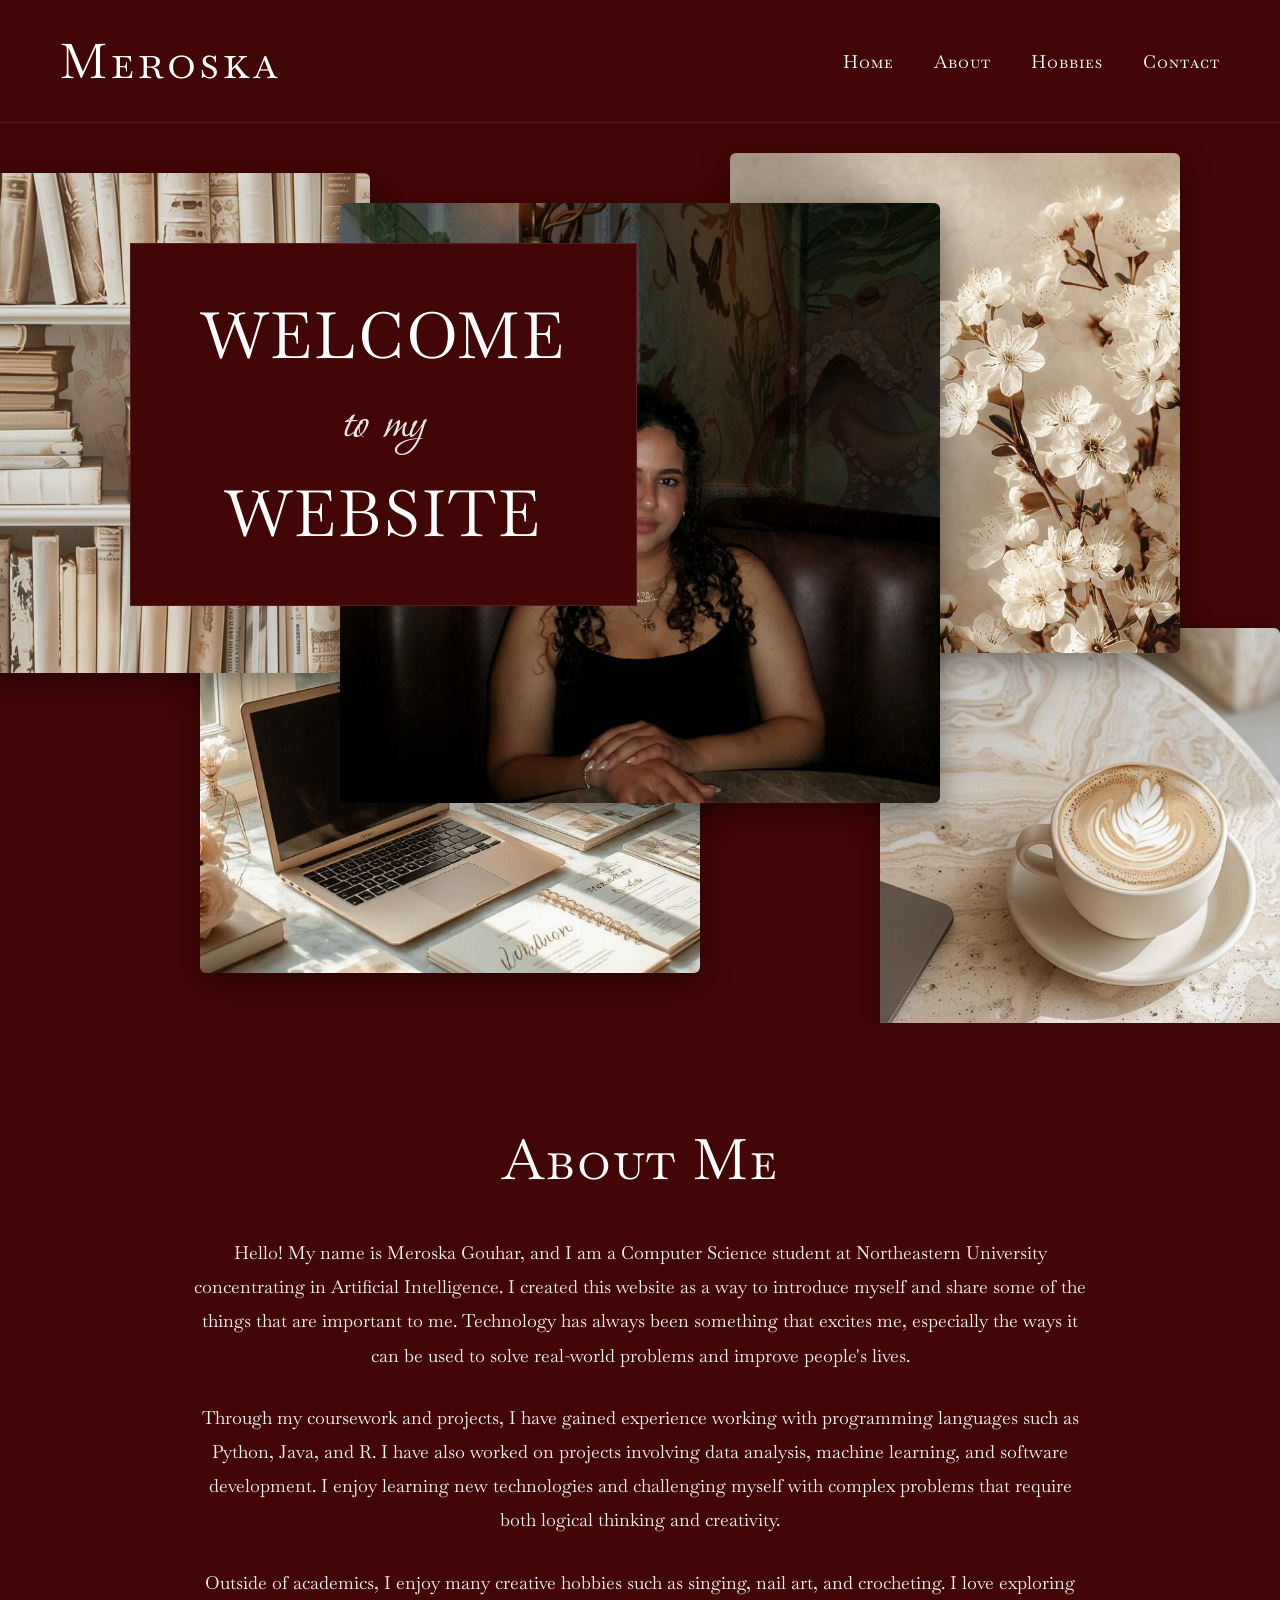
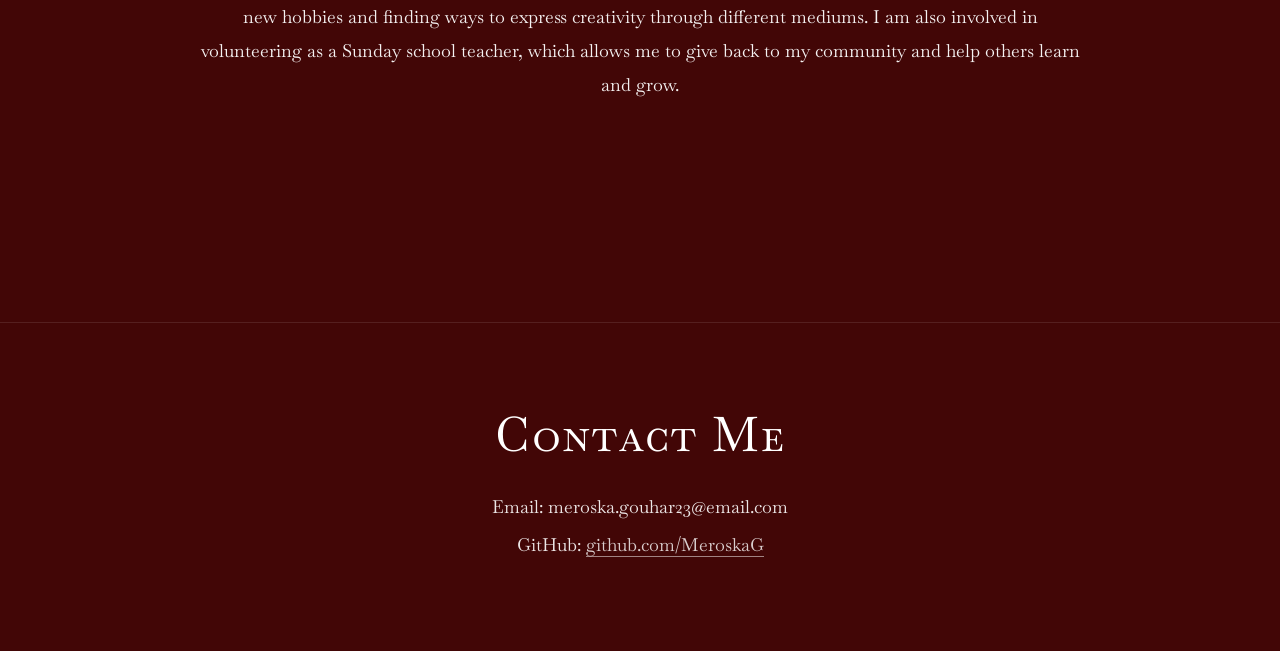
<file: index.html>
<!DOCTYPE html>
<html>

<head>
  <meta charset="UTF-8">
  <meta name="viewport" content="width=device-width, initial-scale=1.0">
  <title>Meroska's Website</title>

  <link rel="stylesheet" href="style.css">

  <link href="https://fonts.googleapis.com/css2?family=Baskervville&family=Baskervville+SC&family=Bonheur+Royale&display=swap" rel="stylesheet">

</head>

<body>

  <header>
    <h1>Meroska</h1>

    <nav>
      <a href="index.html">Home</a>
      <a href="index.html#about">About</a>
      <a href="hobbies.html">Hobbies</a>
      <a href="#contact">Contact</a>
    </nav>
  </header>

  <section class="hero">

    <div class="collage">
      <img src="images/bookcase.jpg" alt="Bookcase" class="img-books">
      <img src="images/laptop.jpg" alt="Laptop workspace" class="img-laptop">
      <img src="images/meroska.jpg" alt="Meroska" class="img-me">
      <img src="images/coffee.jpg" alt="Coffee" class="img-coffee">
      <img src="images/flowers.jpg" alt="Flowers" class="img-flowers">
    </div>

    <div class="welcome-box">
      <h2>WELCOME</h2>
      <p class="subtitle">to my</p>
      <h2>WEBSITE</h2>
    </div>

  </section>

  <section id="about" class="about">
    <h2>About Me</h2>

    <div class="about-text">
      <p>
        Hello! My name is Meroska Gouhar, and I am a Computer Science student at Northeastern University concentrating in Artificial Intelligence. I created this website as a way to introduce myself and share some of the things that are important to me. Technology has always been something that excites me, especially the ways it can be used to solve real-world problems and improve people's lives.
      </p>

      <p>
        Through my coursework and projects, I have gained experience working with programming languages such as Python, Java, and R. I have also worked on projects involving data analysis, machine learning, and software development. I enjoy learning new technologies and challenging myself with complex problems that require both logical thinking and creativity.
      </p>

      <p>
        Outside of academics, I enjoy many creative hobbies such as singing, nail art, and crocheting. I love exploring new hobbies and finding ways to express creativity through different mediums. I am also involved in volunteering as a Sunday school teacher, which allows me to give back to my community and help others learn and grow.
      </p>
    </div>
  </section>

  <footer id="contact">
    <h2>Contact Me</h2>

    <p>Email: meroska.gouhar23@email.com</p>

    <p>GitHub: <a href="https://github.com/MeroskaG">github.com/MeroskaG</a></p>
  </footer>

</body>

</html>
</file>
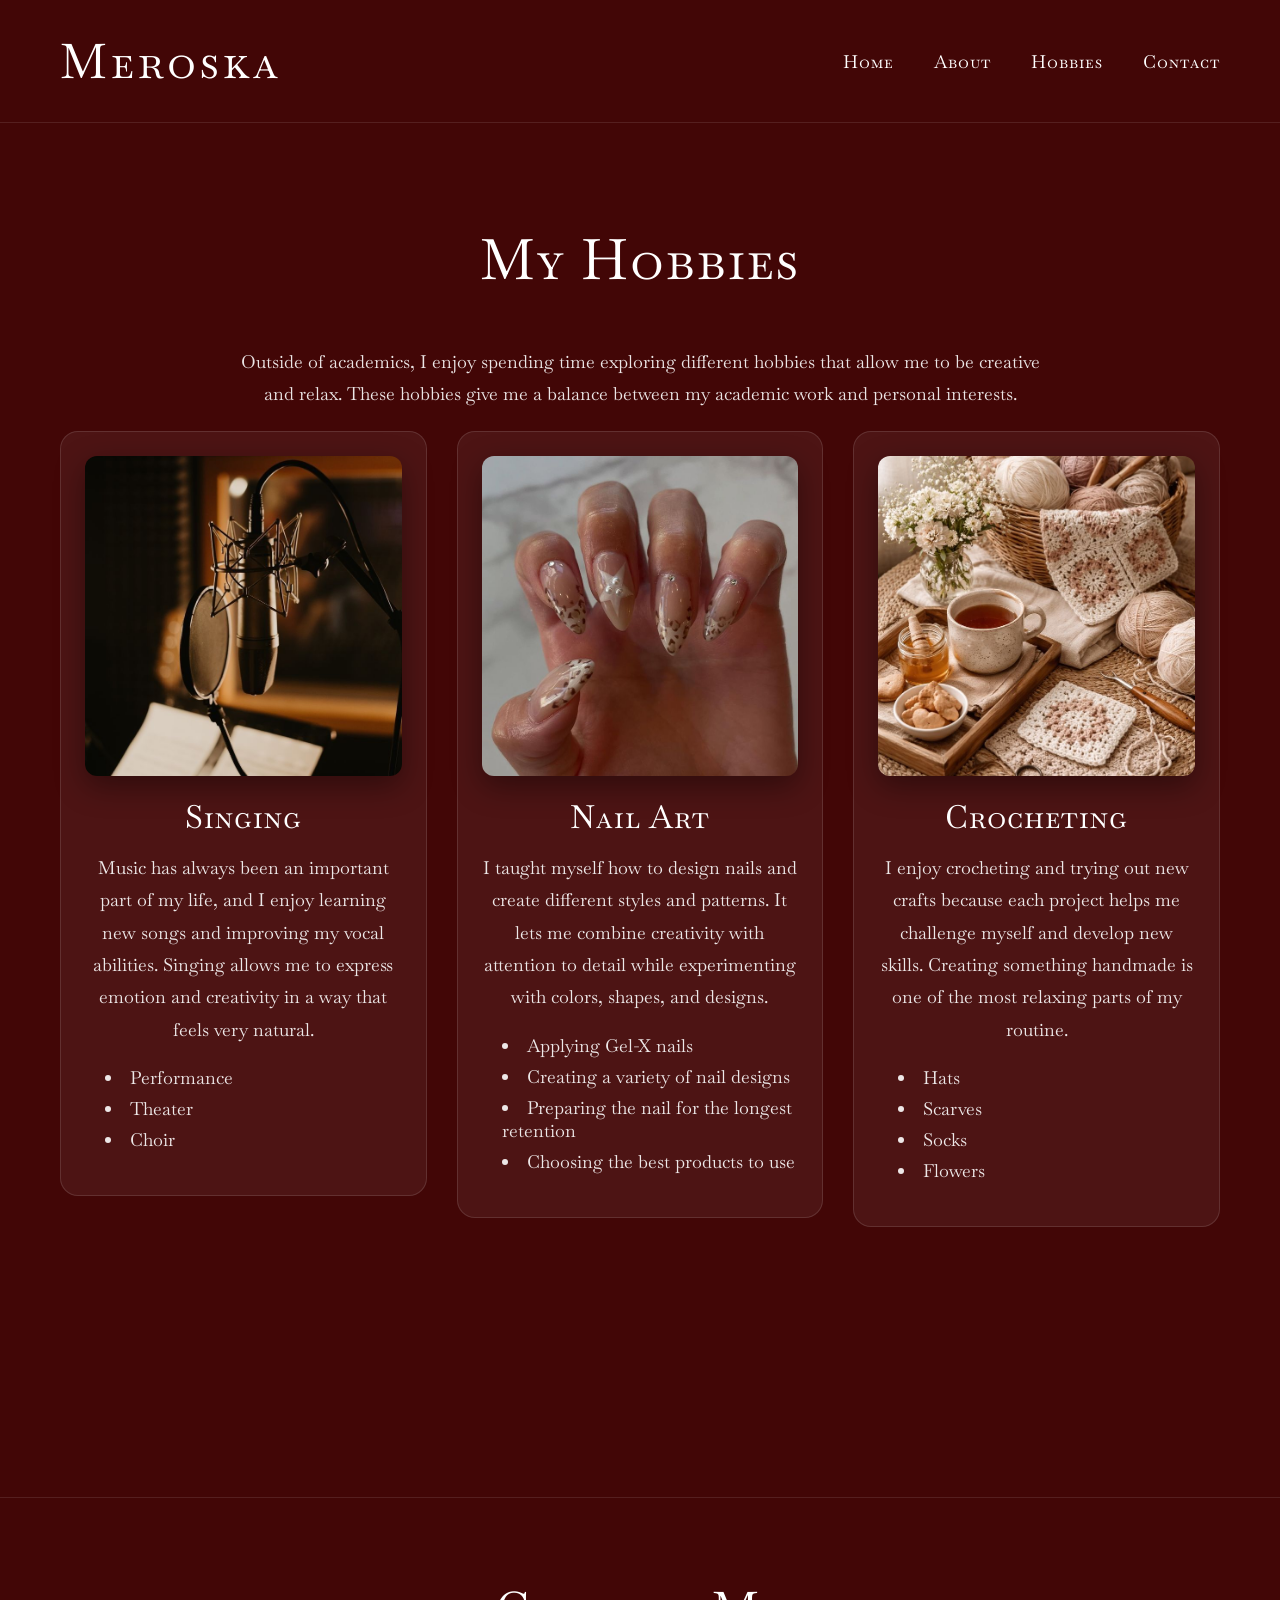
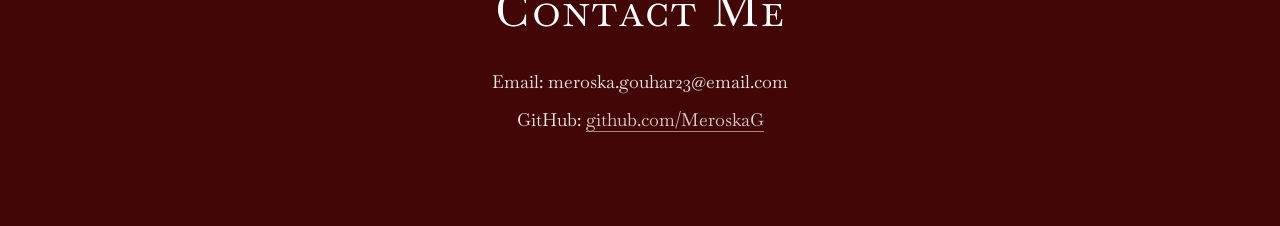
<file: hobbies.html>
<!DOCTYPE html>
<html>

<head>

<meta charset="UTF-8">
<meta name="viewport" content="width=device-width, initial-scale=1.0">
<title>My Hobbies</title>

<link rel="stylesheet" href="style.css">

<link href="https://fonts.googleapis.com/css2?family=Baskervville&family=Baskervville+SC&family=Bonheur+Royale&display=swap" rel="stylesheet">

</head>

<body>

<header>
    <h1>Meroska</h1>

    <nav>
      <a href="index.html">Home</a>
      <a href="index.html#about">About</a>
      <a href="hobbies.html">Hobbies</a>
      <a href="#contact">Contact</a>
    </nav>
  </header>


<section class="hobbies">

<h2>My Hobbies</h2>

<p class="hobbies-intro">

Outside of academics, I enjoy spending time exploring different hobbies that allow me to be creative and relax. These hobbies give me a balance between my academic work and personal interests.

</p>

<div class="hobby-grid">
  <article class="hobby-item">
    <img src="images/singing.jpg" alt="Meroska singing" class="hobby-img">
    <h3>Singing</h3>
    <p>
      Music has always been an important part of my life, and I enjoy learning new songs and improving my vocal abilities. Singing allows me to express emotion and creativity in a way that feels very natural.
    </p>
    <ul class="hobby-detail-list">
      <li>Performance</li>
      <li>Theater</li>
      <li>Choir</li>
    </ul>
  </article>

  <article class="hobby-item">
    <img src="images/nails.jpg" alt="Nail art design" class="hobby-img">
    <h3>Nail Art</h3>
    <p>
      I taught myself how to design nails and create different styles and patterns. It lets me combine creativity with attention to detail while experimenting with colors, shapes, and designs.
    </p>
    <ul class="hobby-detail-list">
      <li>Applying Gel-X nails</li>
      <li>Creating a variety of nail designs</li>
      <li>Preparing the nail for the longest retention</li>
      <li>Choosing the best products to use</li>
    </ul>
  </article>

  <article class="hobby-item">
    <img src="images/crochet.jpg" alt="Crochet project" class="hobby-img">
    <h3>Crocheting</h3>
    <p>
      I enjoy crocheting and trying out new crafts because each project helps me challenge myself and develop new skills. Creating something handmade is one of the most relaxing parts of my routine.
    </p>
    <ul class="hobby-detail-list">
      <li>Hats</li>
      <li>Scarves</li>
      <li>Socks</li>
      <li>Flowers</li>
    </ul>
  </article>
</div>

</section>

<footer id="contact">

<h2>Contact Me</h2>

<p>Email: meroska.gouhar23@email.com</p>

<p>GitHub: <a href="https://github.com/MeroskaG">github.com/MeroskaG</a></p>

</footer>

</body>

</html>
</file>
<file: style.css>
html {
  scroll-behavior: smooth;
}

* {
  margin: 0;
  padding: 0;
  box-sizing: border-box;
}

body {
  background-color: #420606;
  color: white;
  font-family: "Baskervville", serif;
  overflow-x: hidden;
}

/* ========== Header ========== */

header {
  display: flex;
  justify-content: space-between;
  align-items: center;
  padding: 30px 60px;
  background-color: #420606;
  border-bottom: 1px solid rgba(255, 255, 255, 0.1);
}

header h1 {
  font-family: "Baskervville SC", serif;
  font-size: 48px;
  letter-spacing: 4px;
  font-weight: normal;
}

nav {
  display: flex;
  gap: 40px;
}

nav a {
  font-family: "Baskervville SC", serif;
  color: white;
  text-decoration: none;
  font-size: 18px;
  letter-spacing: 1px;
  transition: opacity 0.3s ease;
}

nav a:hover {
  opacity: 0.7;
}

/* ========== Hero Section ========== */

.hero {
  position: relative;
  height: 900px;
  width: 100%;
  display: flex;
  align-items: center;
  justify-content: center;
  overflow: hidden;
}

/* Welcome Box */

.welcome-box {
  position: absolute;
  left: 130px;
  top: 120px;
  background-color: #420606;
  padding: 50px 70px;
  z-index: 25;
  text-align: center;
  border: 1px solid rgba(255, 255, 255, 0.1);
}

.welcome-box h2 {
  font-family: "Baskervville SC", serif;
  font-size: 64px;
  margin: 0;
  letter-spacing: 2px;
  font-weight: normal;
}

.welcome-box .subtitle {
  font-family: "Bonheur Royale", cursive;
  font-size: 56px;
  margin: 15px 0;
  color: rgba(255, 255, 255, 0.9);
}

/* ========== Collage Layout ========== */

.collage {
  position: absolute;
  width: 100%;
  height: 100%;
  top: 0;
  left: 0;
}

.collage img {
  position: absolute;
  border-radius: 6px;
  box-shadow: 0 10px 30px rgba(0, 0, 0, 0.4);
  object-fit: cover;
}

/* Image Positioning */

.img-books {
  width: 450px;
  height: 500px;
  left: -80px;
  top: 50px;
  z-index: 15;
}

.img-laptop {
  width: 500px;
  height: 500px;
  left: 200px;
  top: 350px;
  z-index: 14;
}

.img-me {
  width: 600px;
  height: 600px;
  left: 50%;
  top: 80px;
  transform: translateX(-50%);
  z-index: 20;
}

.img-coffee {
  width: 400px;
  height: 400px;
  right: 0px;
  bottom: -5px;
  z-index: 15;
}

.img-flowers {
  width: 450px;
  height: 500px;
  right: 100px;
  top: 30px;
  z-index: 16;
}

/* ========== About Section ========== */

.about {
  padding: 100px 60px;
  background-color: #420606;
}

.about h2 {
  font-family: "Baskervville SC", serif;
  font-size: 56px;
  text-align: center;
  margin-bottom: 40px;
  letter-spacing: 2px;
  font-weight: normal;
}

.about-text {
  max-width: 900px;
  margin: auto;
}

.about p {
  line-height: 1.9;
  font-size: 18px;
  text-align: center;
  color: rgba(255, 255, 255, 0.95);
  margin-bottom: 28px;
}

.about p:last-child {
  margin-bottom: 0;
}

/* ========== Contact Section ========== */

#contact {
  padding: 80px 60px;
  text-align: center;
  background-color: #420606;
  border-top: 1px solid rgba(255, 255, 255, 0.1);
}

#contact h2 {
  font-family: "Baskervville SC", serif;
  font-size: 48px;
  margin-bottom: 30px;
  letter-spacing: 2px;
  font-weight: normal;
}

#contact p {
  font-size: 18px;
  margin: 15px 0;
  color: rgba(255, 255, 255, 0.9);
}

#contact a {
  color: rgba(255, 255, 255, 0.8);
  text-decoration: none;
  border-bottom: 1px solid rgba(255, 255, 255, 0.5);
  transition: all 0.3s ease;
}

#contact a:hover {
  color: white;
  border-bottom-color: white;
}

/* ========== Hobbies Page ========== */

.hobbies {
  padding: 100px 60px;
  text-align: center;
}

.hobbies h2 {
  font-family: "Baskervville SC", serif;
  font-size: 56px;
  margin-bottom: 50px;
  letter-spacing: 2px;
  font-weight: normal;
}

.hobbies-intro {
  max-width: 800px;
  margin: 0 auto 50px;
}

.hobby-grid {
  display: grid;
  grid-template-columns: repeat(3, minmax(0, 1fr));
  gap: 30px;
  max-width: 1200px;
  margin: 0 auto 50px;
  align-items: start;
}

.hobby-item {
  background-color: rgba(255, 255, 255, 0.06);
  padding: 24px;
  border-radius: 18px;
  border: 1px solid rgba(255, 255, 255, 0.12);
}

.hobby-img {
  width: 100%;
  height: 320px;
  object-fit: cover;
  display: block;
  border-radius: 12px;
  margin-bottom: 20px;
  box-shadow: 0 10px 30px rgba(0, 0, 0, 0.4);
}

.hobbies h3 {
  font-family: "Baskervville SC", serif;
  font-size: 32px;
  margin-bottom: 15px;
  letter-spacing: 1px;
  font-weight: normal;
}

.hobbies p {
  max-width: 800px;
  margin: 0 auto 20px;
  line-height: 1.8;
  font-size: 18px;
  color: rgba(255, 255, 255, 0.9);
}

.hobbies ul {
  max-width: 800px;
  margin: 20px auto;
  list-style-position: inside;
  font-size: 18px;
}

.hobbies li {
  margin: 10px 0;
  color: rgba(255, 255, 255, 0.9);
}

.hobby-detail-list {
  margin: 20px 0 0;
  padding-left: 20px;
  text-align: left;
  list-style-position: outside;
}

.hobby-detail-list li {
  margin: 8px 0;
}

/* ====== footer =====*/

footer{
margin-top:120px;
padding:60px 20px;
text-align:center;
font-family:"Baskervville",serif;
}

footer h2{
font-family:"Baskervville SC",serif;
font-size:36px;
margin-bottom:10px;
}

footer a{
color:white;
text-decoration:underline;
}

/* ========== Responsive Design ========== */

@media (max-width: 768px) {
  header {
    flex-direction: column;
    padding: 20px;
    gap: 20px;
  }

  header h1 {
    font-size: 36px;
  }

  nav {
    gap: 20px;
    font-size: 14px;
  }

  .hero {
    height: 600px;
  }

  .welcome-box {
    padding: 30px 40px;
  }

  .welcome-box h2 {
    font-size: 40px;
  }

  .img-books,
  .img-coffee,
  .img-laptop,
  .img-me {
    width: 150px;
    position: relative;
    left: auto !important;
    right: auto !important;
    top: auto !important;
  }

  .about,
  #contact,
  .hobbies {
    padding: 60px 20px;
  }

  .about h2 {
    font-size: 40px;
  }

  .hobby-grid {
    grid-template-columns: 1fr;
  }

  .hobby-img {
    height: auto;
  }
}
</file>
